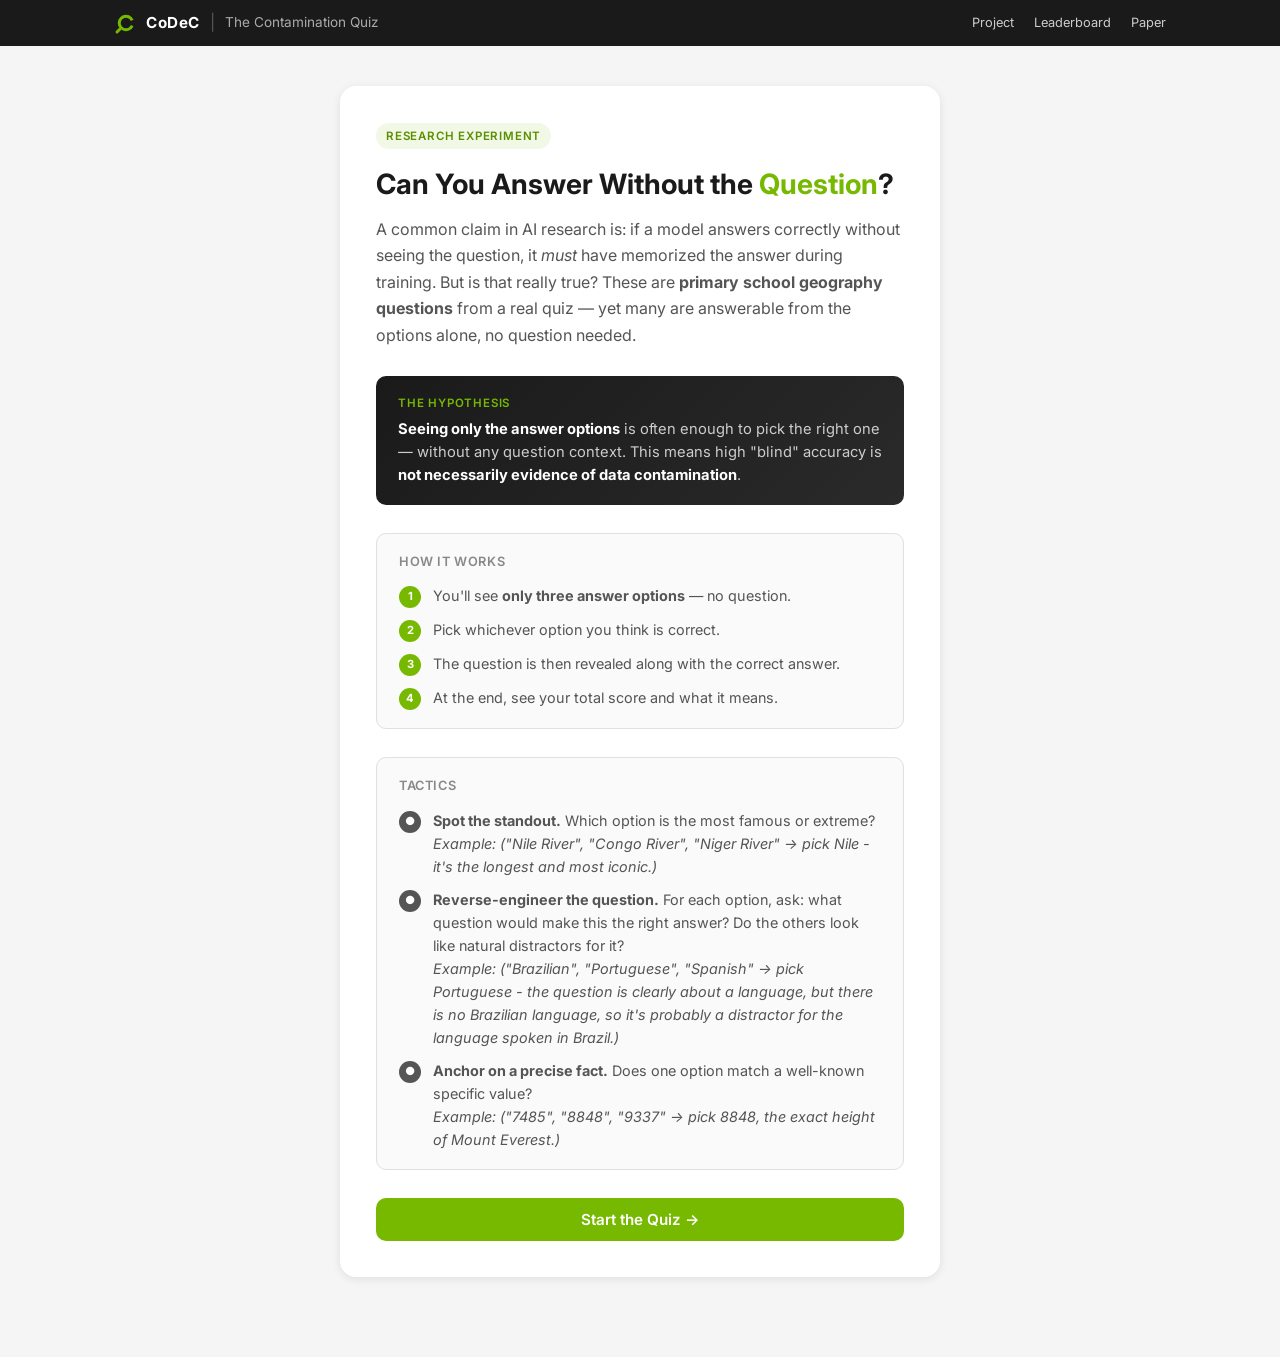
<file: codec/quiz/index.html>
<!DOCTYPE html>
<html lang="en">
<head>
  <meta charset="UTF-8">
  <meta name="viewport" content="width=device-width, initial-scale=1.0">
  <title>The Contamination Quiz — CoDeC</title>
  <meta name="description" content="Can you answer trivia questions without seeing them? Test whether answer options alone are enough to guess correctly.">
  <link rel="preconnect" href="https://fonts.googleapis.com">
  <link rel="preconnect" href="https://fonts.gstatic.com" crossorigin>
  <link href="https://fonts.googleapis.com/css2?family=Inter:wght@400;500;600;700&display=swap" rel="stylesheet">
  <link rel="icon" type="image/svg+xml" href="../favicon.svg">
  <style>
    :root {
      --nv-green: #76b900;
      --nv-green-dim: #5a8f00;
      --nv-green-bg: rgba(118, 185, 0, 0.10);
      --bg-base: #f5f5f5;
      --bg-white: #fff;
      --bg-dark: #1a1a1a;
      --bg-dark-surface: #242424;
      --border: #e0e0e0;
      --text-primary: #1a1a1a;
      --text-secondary: #555;
      --text-muted: #888;
      --shadow-sm: 0 1px 3px rgba(0,0,0,0.07);
      --shadow-md: 0 2px 10px rgba(0,0,0,0.09);
      --shadow-lg: 0 6px 28px rgba(0,0,0,0.12);
      --radius: 10px;
      --radius-lg: 16px;
      --font: "Inter", -apple-system, BlinkMacSystemFont, "Segoe UI", Roboto, sans-serif;
      --correct: #2e7d32;
      --correct-bg: #e8f5e9;
      --wrong: #c62828;
      --wrong-bg: #ffebee;
    }

    *, *::before, *::after { box-sizing: border-box; margin: 0; padding: 0; }
    html { scroll-behavior: smooth; }
    body {
      font-family: var(--font);
      background: var(--bg-base);
      color: var(--text-primary);
      line-height: 1.6;
      -webkit-font-smoothing: antialiased;
      min-height: 100vh;
    }

    /* ===== Topbar ===== */
    #topbar {
      background: var(--bg-dark);
      position: sticky;
      top: 0;
      z-index: 100;
    }
    .topbar-inner {
      max-width: 1100px;
      margin: 0 auto;
      padding: 10px 24px;
      display: flex;
      align-items: center;
      gap: 10px;
    }
    .topbar-brand {
      display: flex;
      align-items: center;
      gap: 8px;
      text-decoration: none;
    }
    .topbar-title {
      font-weight: 700;
      font-size: 0.95rem;
      color: #fff;
      letter-spacing: 0.5px;
    }
    .topbar-sep { color: #555; }
    .topbar-subtitle {
      font-size: 0.85rem;
      color: #aaa;
    }
    .topbar-links {
      margin-left: auto;
      display: flex;
      gap: 20px;
    }
    .topbar-links a {
      font-size: 0.8rem;
      color: #ccc;
      text-decoration: none;
      transition: color 0.15s;
    }
    .topbar-links a:hover { color: var(--nv-green); }

    /* ===== Main layout ===== */
    .page-wrap {
      max-width: 640px;
      margin: 0 auto;
      padding: 40px 20px 80px;
    }

    /* ===== Progress bar ===== */
    #progress-bar-wrap {
      display: none;
      margin-bottom: 28px;
    }
    .progress-meta {
      display: flex;
      justify-content: space-between;
      font-size: 0.78rem;
      color: var(--text-muted);
      margin-bottom: 6px;
    }
    .progress-track {
      height: 5px;
      background: var(--border);
      border-radius: 999px;
      overflow: hidden;
    }
    .progress-fill {
      height: 100%;
      background: var(--nv-green);
      border-radius: 999px;
      transition: width 0.4s ease;
    }

    /* ===== Cards ===== */
    .card {
      background: var(--bg-white);
      border-radius: var(--radius-lg);
      box-shadow: var(--shadow-md);
      padding: 36px 36px;
      transition: box-shadow 0.2s;
    }
    @media (max-width: 480px) {
      .card { padding: 24px 20px; }
    }

    /* ===== Intro screen ===== */
    #screen-intro .card-badge {
      display: inline-block;
      background: var(--nv-green-bg);
      color: var(--nv-green-dim);
      font-size: 0.72rem;
      font-weight: 600;
      letter-spacing: 0.8px;
      text-transform: uppercase;
      padding: 4px 10px;
      border-radius: 999px;
      margin-bottom: 18px;
    }
    #screen-intro h1 {
      font-size: 1.75rem;
      font-weight: 700;
      line-height: 1.25;
      margin-bottom: 14px;
    }
    #screen-intro h1 span { color: var(--nv-green); }
    #screen-intro .tagline {
      font-size: 1rem;
      color: var(--text-secondary);
      margin-bottom: 28px;
      line-height: 1.65;
    }
    .how-it-works {
      background: #fafafa;
      border: 1px solid var(--border);
      border-radius: var(--radius);
      padding: 18px 22px;
      margin-bottom: 28px;
    }
    .how-it-works h3 {
      font-size: 0.8rem;
      font-weight: 600;
      letter-spacing: 0.6px;
      text-transform: uppercase;
      color: var(--text-muted);
      margin-bottom: 12px;
    }
    .steps {
      list-style: none;
      display: flex;
      flex-direction: column;
      gap: 10px;
    }
    .steps li {
      display: flex;
      align-items: flex-start;
      gap: 12px;
      font-size: 0.9rem;
      color: var(--text-secondary);
    }
    .step-num {
      flex-shrink: 0;
      width: 22px;
      height: 22px;
      background: var(--nv-green);
      color: #fff;
      border-radius: 50%;
      font-size: 0.7rem;
      font-weight: 700;
      display: flex;
      align-items: center;
      justify-content: center;
      margin-top: 2px;
    }
    .hypothesis-box {
      background: linear-gradient(135deg, #1a1a1a 0%, #2a2a2a 100%);
      border-radius: var(--radius);
      padding: 18px 22px;
      margin-bottom: 28px;
      color: #fff;
    }
    .hypothesis-box .label {
      font-size: 0.72rem;
      font-weight: 600;
      letter-spacing: 0.8px;
      text-transform: uppercase;
      color: var(--nv-green);
      margin-bottom: 6px;
    }
    .hypothesis-box p {
      font-size: 0.92rem;
      color: #ccc;
      line-height: 1.55;
    }
    .hypothesis-box strong { color: #fff; }

    /* ===== Buttons ===== */
    .btn {
      display: inline-flex;
      align-items: center;
      justify-content: center;
      gap: 8px;
      font-family: var(--font);
      font-size: 0.95rem;
      font-weight: 600;
      padding: 12px 28px;
      border-radius: var(--radius);
      border: none;
      cursor: pointer;
      transition: all 0.15s;
      text-decoration: none;
    }
    .btn-primary {
      background: var(--nv-green);
      color: #fff;
    }
    .btn-primary:hover {
      background: var(--nv-green-dim);
      box-shadow: 0 4px 16px rgba(118,185,0,0.35);
      transform: translateY(-1px);
    }
    .btn-primary:active { transform: translateY(0); }
    .btn-full { width: 100%; }
    .btn-outline {
      background: transparent;
      color: var(--nv-green-dim);
      border: 2px solid var(--nv-green);
    }
    .btn-outline:hover {
      background: var(--nv-green-bg);
    }

    /* ===== Quiz screen ===== */
    #screen-quiz { display: none; }
    .phase-label {
      font-size: 0.72rem;
      font-weight: 600;
      letter-spacing: 0.8px;
      text-transform: uppercase;
      color: var(--text-muted);
      margin-bottom: 18px;
      display: flex;
      align-items: center;
      gap: 8px;
    }
    .phase-dot {
      width: 8px; height: 8px;
      border-radius: 50%;
      background: var(--nv-green);
      animation: pulse-dot 1.5s infinite;
    }
    @keyframes pulse-dot {
      0%,100% { opacity: 1; }
      50% { opacity: 0.3; }
    }

    /* Blind mode: only answers visible */
    .blind-prompt {
      font-size: 1.05rem;
      font-weight: 600;
      color: var(--text-primary);
      margin-bottom: 8px;
    }
    .blind-sub {
      font-size: 0.85rem;
      color: var(--text-muted);
      margin-bottom: 28px;
    }

    /* Answer options */
    .options { display: flex; flex-direction: column; gap: 12px; }

    .option-btn {
      display: flex;
      align-items: center;
      gap: 14px;
      width: 100%;
      background: var(--bg-white);
      border: 2px solid var(--border);
      border-radius: var(--radius);
      padding: 14px 18px;
      font-family: var(--font);
      font-size: 0.95rem;
      color: var(--text-primary);
      cursor: pointer;
      text-align: left;
      transition: border-color 0.15s, background 0.15s, transform 0.1s;
    }
    .option-btn:hover:not(:disabled) {
      border-color: var(--nv-green);
      background: var(--nv-green-bg);
      transform: translateX(3px);
    }
    .option-btn:active:not(:disabled) { transform: translateX(1px); }
    .option-btn:disabled { cursor: default; }

    .option-letter {
      flex-shrink: 0;
      width: 30px;
      height: 30px;
      border-radius: 50%;
      background: #f0f0f0;
      color: var(--text-secondary);
      font-weight: 700;
      font-size: 0.8rem;
      display: flex;
      align-items: center;
      justify-content: center;
      transition: background 0.15s, color 0.15s;
    }
    .option-btn:hover:not(:disabled) .option-letter {
      background: var(--nv-green);
      color: #fff;
    }

    /* Reveal states */
    .option-btn.correct {
      border-color: var(--correct);
      background: var(--correct-bg);
    }
    .option-btn.correct .option-letter {
      background: var(--correct);
      color: #fff;
    }
    .option-btn.wrong {
      border-color: var(--wrong);
      background: var(--wrong-bg);
    }
    .option-btn.wrong .option-letter {
      background: var(--wrong);
      color: #fff;
    }
    .option-btn.neutral {
      opacity: 0.5;
    }

    /* Reveal section */
    #reveal-section {
      display: none;
      margin-top: 28px;
      padding-top: 24px;
      border-top: 1px solid var(--border);
    }
    .reveal-label {
      font-size: 0.72rem;
      font-weight: 600;
      letter-spacing: 0.8px;
      text-transform: uppercase;
      color: var(--text-muted);
      margin-bottom: 10px;
    }
    .question-text {
      font-size: 1.05rem;
      font-weight: 600;
      color: var(--text-primary);
      margin-bottom: 18px;
      line-height: 1.5;
    }
    .verdict {
      display: flex;
      align-items: center;
      gap: 10px;
      font-size: 0.9rem;
      font-weight: 600;
      padding: 10px 16px;
      border-radius: var(--radius);
      margin-bottom: 22px;
    }
    .verdict.correct-verdict {
      background: var(--correct-bg);
      color: var(--correct);
      border: 1px solid #a5d6a7;
    }
    .verdict.wrong-verdict {
      background: var(--wrong-bg);
      color: var(--wrong);
      border: 1px solid #ef9a9a;
    }
    .verdict-icon { font-size: 1.2rem; }

    #btn-next { margin-top: 4px; }

    /* ===== Results screen ===== */
    #screen-results { display: none; }
    .results-header {
      text-align: center;
      margin-bottom: 32px;
    }
    .score-circle {
      width: 120px;
      height: 120px;
      border-radius: 50%;
      background: conic-gradient(var(--nv-green) var(--pct), #e0e0e0 0);
      display: flex;
      align-items: center;
      justify-content: center;
      margin: 0 auto 20px;
      position: relative;
    }
    .score-circle-inner {
      width: 90px;
      height: 90px;
      border-radius: 50%;
      background: #fff;
      display: flex;
      align-items: center;
      justify-content: center;
      flex-direction: column;
    }
    .score-number {
      font-size: 1.5rem;
      font-weight: 700;
      line-height: 1;
      color: var(--text-primary);
    }
    .score-denom {
      font-size: 0.75rem;
      color: var(--text-muted);
    }
    .results-header h2 {
      font-size: 1.5rem;
      font-weight: 700;
      margin-bottom: 8px;
    }
    .results-header .subtitle {
      font-size: 0.95rem;
      color: var(--text-secondary);
      max-width: 420px;
      margin: 0 auto;
      line-height: 1.55;
    }

    .insight-box {
      border-radius: var(--radius);
      padding: 20px 22px;
      margin-bottom: 24px;
    }
    .insight-box.dark {
      background: linear-gradient(135deg, #1a1a1a 0%, #2a2a2a 100%);
      color: #ccc;
    }
    .insight-box.dark .insight-title { color: var(--nv-green); }
    .insight-box.light {
      background: var(--nv-green-bg);
      border: 1px solid rgba(118,185,0,0.25);
    }
    .insight-box.light .insight-title { color: var(--nv-green-dim); }
    .insight-title {
      font-size: 0.72rem;
      font-weight: 700;
      letter-spacing: 0.8px;
      text-transform: uppercase;
      margin-bottom: 8px;
    }
    .insight-box p {
      font-size: 0.9rem;
      line-height: 1.55;
    }
    .insight-box strong { color: inherit; font-weight: 600; }

    .review-list { display: flex; flex-direction: column; gap: 10px; margin-bottom: 24px; }
    .review-item {
      display: flex;
      align-items: flex-start;
      gap: 12px;
      background: var(--bg-white);
      border: 1px solid var(--border);
      border-radius: var(--radius);
      padding: 12px 16px;
      font-size: 0.85rem;
    }
    .review-icon { font-size: 1.1rem; flex-shrink: 0; margin-top: 1px; }
    .review-q { font-weight: 600; color: var(--text-primary); margin-bottom: 2px; font-size: 0.82rem; }
    .review-a { color: var(--text-muted); font-size: 0.8rem; }
    .review-a span { font-weight: 600; }
    .review-a .your-ans { color: var(--wrong); }
    .review-a .correct-ans { color: var(--correct); }

    .results-actions { display: flex; gap: 12px; flex-wrap: wrap; }
    .results-actions .btn { flex: 1; min-width: 140px; }

    /* ===== Animations ===== */
    .fade-in {
      animation: fadeIn 0.4s ease forwards;
    }
    @keyframes fadeIn {
      from { opacity: 0; transform: translateY(12px); }
      to { opacity: 1; transform: translateY(0); }
    }

    /* ===== Responsive ===== */
    @media (max-width: 480px) {
      #screen-intro h1 { font-size: 1.4rem; }
      .results-header h2 { font-size: 1.25rem; }
    }
  </style>
</head>
<body>

<!-- ===== Topbar ===== -->
<nav id="topbar">
  <div class="topbar-inner">
    <a class="topbar-brand" href="../">
      <img src="../favicon.svg" width="24" height="24" alt="CoDeC">
      <span class="topbar-title">CoDeC</span>
    </a>
    <span class="topbar-sep">|</span>
    <span class="topbar-subtitle">The Contamination Quiz</span>
    <div class="topbar-links">
      <a href="../">Project</a>
      <a href="../leaderboard/">Leaderboard</a>
      <a href="https://arxiv.org/abs/2510.27055" target="_blank">Paper</a>
    </div>
  </div>
</nav>

<!-- ===== Page ===== -->
<div class="page-wrap">

  <!-- Progress bar -->
  <div id="progress-bar-wrap">
    <div class="progress-meta">
      <span id="progress-label">Question 1 of 32</span>
      <span id="progress-score">Score: 0</span>
    </div>
    <div class="progress-track">
      <div class="progress-fill" id="progress-fill" style="width:0%"></div>
    </div>
  </div>

  <!-- ===== SCREEN: Intro ===== -->
  <div id="screen-intro">
    <div class="card fade-in">
      <div class="card-badge">Research Experiment</div>
      <h1>Can You Answer Without the <span>Question</span>?</h1>
      <p class="tagline">
        A common claim in AI research is: if a model answers correctly without seeing the question,
        it <em>must</em> have memorized the answer during training. But is that really true?
        These are <strong>primary school geography questions</strong> from a real quiz — yet many
        are answerable from the options alone, no question needed.
      </p>

      <div class="hypothesis-box">
        <div class="label">The Hypothesis</div>
        <p>
          <strong>Seeing only the answer options</strong> is often enough to pick the right one —
          without any question context. This means high "blind" accuracy is <strong>not necessarily
          evidence of data contamination</strong>.
        </p>
      </div>

      <div class="how-it-works">
        <h3>How it works</h3>
        <ul class="steps">
          <li>
            <span class="step-num">1</span>
            <span>You'll see <strong>only three answer options</strong> — no question.</span>
          </li>
          <li>
            <span class="step-num">2</span>
            <span>Pick whichever option you think is correct.</span>
          </li>
          <li>
            <span class="step-num">3</span>
            <span>The question is then revealed along with the correct answer.</span>
          </li>
          <li>
            <span class="step-num">4</span>
            <span>At the end, see your total score and what it means.</span>
          </li>
        </ul>
      </div>

      <div class="how-it-works" style="margin-bottom:28px;">
        <h3>Tactics</h3>
        <ul class="steps">
          <li>
            <span class="step-num" style="background:#555;">&#9679;</span>
            <span><strong>Spot the standout.</strong> Which option is the most famous or extreme?<br><em>Example: ("Nile River", "Congo River", "Niger River" → pick Nile - it's the longest and most iconic.)</em></span>
          </li>
          <li>
            <span class="step-num" style="background:#555;">&#9679;</span>
            <span><strong>Reverse-engineer the question.</strong> For each option, ask: what question would make this the right answer? Do the others look like natural distractors for it?<br><em>Example: ("Brazilian", "Portuguese", "Spanish" → pick Portuguese - the question is clearly about a language, but there is no Brazilian language, so it's probably a distractor for the language spoken in Brazil.)</em></span>
          </li>
          <li>
            <span class="step-num" style="background:#555;">&#9679;</span>
            <span><strong>Anchor on a precise fact.</strong> Does one option match a well-known specific value?<br><em>Example: ("7485", "8848", "9337" → pick 8848, the exact height of Mount Everest.)</em></span>
          </li>
        </ul>
      </div>

      <button class="btn btn-primary btn-full" id="btn-start" onclick="startQuiz()">
        Start the Quiz &rarr;
      </button>
    </div>
  </div>

  <!-- ===== SCREEN: Quiz ===== -->
  <div id="screen-quiz">
    <div class="card fade-in" id="quiz-card">
      <div class="phase-label">
        <span class="phase-dot"></span>
        Choose without the question
      </div>

      <p class="blind-prompt">Which option is correct?</p>
      <p class="blind-sub">Pick based solely on the answer choices below.</p>

      <div class="options" id="options-container">
        <!-- injected by JS -->
      </div>

      <div id="reveal-section">
        <div class="reveal-label">The Question Was&hellip;</div>
        <div class="question-text" id="question-text"></div>
        <div class="verdict" id="verdict-box">
          <span class="verdict-icon" id="verdict-icon"></span>
          <span id="verdict-text"></span>
        </div>
        <button class="btn btn-primary btn-full" id="btn-next" onclick="nextQuestion()">
          Next Question &rarr;
        </button>
      </div>
    </div>
  </div>

  <!-- ===== SCREEN: Results ===== -->
  <div id="screen-results">
    <div class="card fade-in">
      <div class="results-header">
        <div class="score-circle" id="score-circle">
          <div class="score-circle-inner">
            <div class="score-number" id="score-num">0</div>
            <div class="score-denom" id="score-denom">/ 32</div>
          </div>
        </div>
        <h2 id="results-title">Your Results</h2>
        <p class="subtitle" id="results-subtitle"></p>
      </div>

      <div class="insight-box dark" id="insight-main">
        <div class="insight-title">What does this mean?</div>
        <p id="insight-text"></p>
      </div>

      <div class="insight-box light">
        <div class="insight-title">The Research Point</div>
        <p>
          This demonstrates why <strong>blind answer selection accuracy</strong> cannot be used alone
          as a contamination signal. A model that "knows" the right answer might simply be reasoning
          from plausible-sounding options — just as you did. Our paper, <em>CoDeC</em>, uses a more
          robust method based on how in-context examples shift model confidence.
          <a href="https://arxiv.org/abs/2510.27055" target="_blank" style="color:var(--nv-green-dim);font-weight:600;">Read the paper →</a>
        </p>
      </div>

      <details style="margin-bottom:24px;">
        <summary style="cursor:pointer;font-size:0.85rem;font-weight:600;color:var(--text-secondary);padding:4px 0;">
          Review answers
        </summary>
        <div class="review-list" id="review-list" style="margin-top:14px;"></div>
      </details>

      <div class="results-actions">
        <button class="btn btn-primary" onclick="restartQuiz()">Play Again</button>
        <a class="btn btn-outline" href="../" >Learn About CoDeC</a>
      </div>
    </div>
  </div>

</div><!-- /page-wrap -->

<script>
  let questions = null;
  let shuffled = [];
  let current = 0;
  let score = 0;
  let results = [];

  async function startQuiz() {
    if (!questions) {
      try {
        const resp = await fetch('questions.json');
        questions = await resp.json();
      } catch (e) {
        alert('Failed to load questions. Please reload the page.');
        return;
      }
    }
    shuffled = [...questions];
    current = 0;
    score = 0;
    results = [];

    document.getElementById('screen-intro').style.display = 'none';
    document.getElementById('screen-results').style.display = 'none';
    document.getElementById('screen-quiz').style.display = 'block';
    document.getElementById('progress-bar-wrap').style.display = 'block';

    renderQuestion();
  }

  function renderQuestion() {
    const q = shuffled[current];
    const total = shuffled.length;

    // Progress
    document.getElementById('progress-label').textContent = `Question ${current + 1} of ${total}`;
    document.getElementById('progress-score').textContent = `Score: ${score}`;
    document.getElementById('progress-fill').style.width = `${(current / total) * 100}%`;

    // Hide reveal
    document.getElementById('reveal-section').style.display = 'none';
    document.getElementById('question-text').textContent = '';

    // Render options
    const container = document.getElementById('options-container');
    container.innerHTML = '';
    q.options.forEach(opt => {
      const btn = document.createElement('button');
      btn.className = 'option-btn';
      btn.dataset.key = opt.key;
      btn.innerHTML = `<span class="option-letter">${opt.key.toUpperCase()}</span><span>${opt.text}</span>`;
      btn.onclick = () => selectAnswer(opt.key);
      container.appendChild(btn);
    });

    // Animate card
    const card = document.getElementById('quiz-card');
    card.classList.remove('fade-in');
    void card.offsetWidth;
    card.classList.add('fade-in');
  }

  function selectAnswer(chosen) {
    const q = shuffled[current];
    const correct = q.correct;
    const isCorrect = chosen === correct;
    if (isCorrect) score++;

    results.push({ q, chosen, isCorrect });

    // Style options
    document.querySelectorAll('.option-btn').forEach(btn => {
      btn.disabled = true;
      const key = btn.dataset.key;
      if (key === correct) {
        btn.classList.add('correct');
      } else if (key === chosen && !isCorrect) {
        btn.classList.add('wrong');
      } else {
        btn.classList.add('neutral');
      }
    });

    // Show reveal
    document.getElementById('question-text').textContent = q.question;

    const verdictBox = document.getElementById('verdict-box');
    const verdictIcon = document.getElementById('verdict-icon');
    const verdictText = document.getElementById('verdict-text');

    if (isCorrect) {
      verdictBox.className = 'verdict correct-verdict';
      verdictIcon.textContent = '✓';
      verdictText.textContent = 'Correct! You picked the right answer without even seeing the question.';
    } else {
      const correctText = q.options.find(o => o.key === correct).text;
      verdictBox.className = 'verdict wrong-verdict';
      verdictIcon.textContent = '✗';
      verdictText.textContent = `Incorrect. The right answer was: "${correctText}"`;
    }

    const revealSection = document.getElementById('reveal-section');
    revealSection.style.display = 'block';
    revealSection.style.animation = 'none';
    void revealSection.offsetWidth;
    revealSection.style.animation = 'fadeIn 0.35s ease forwards';

    // Update btn label
    const btnNext = document.getElementById('btn-next');
    btnNext.textContent = current + 1 < shuffled.length ? 'Next Question →' : 'See Results →';

    // Update score in progress
    document.getElementById('progress-score').textContent = `Score: ${score}`;
  }

  function nextQuestion() {
    current++;
    if (current >= shuffled.length) {
      showResults();
    } else {
      renderQuestion();
    }
  }

  function showResults() {
    document.getElementById('screen-quiz').style.display = 'none';
    document.getElementById('progress-bar-wrap').style.display = 'none';
    document.getElementById('screen-results').style.display = 'block';

    const total = shuffled.length;
    const pct = Math.round((score / total) * 100);
    const chance = 33;

    // Score circle
    document.getElementById('score-circle').style.setProperty('--pct', `${pct}%`);
    document.getElementById('score-num').textContent = score;
    document.getElementById('score-denom').textContent = `/ ${total}`;

    // Title & subtitle
    let title, subtitle;
    if (pct >= 75) {
      title = 'Impressive! You barely needed the questions.';
      subtitle = `${pct}% accuracy — well above random chance (33%). The answer options alone carried a lot of information.`;
    } else if (pct >= 50) {
      title = 'Solid! The options helped more than you might expect.';
      subtitle = `${pct}% accuracy — clearly above random (33%). You extracted real signal from the choices alone.`;
    } else if (pct >= 33) {
      title = 'About what chance would predict.';
      subtitle = `${pct}% accuracy — near random chance (33%). These questions needed their context.`;
    } else {
      title = 'The questions were truly necessary here.';
      subtitle = `${pct}% accuracy — below random chance (33%). Tough questions where the options gave few clues.`;
    }
    document.getElementById('results-title').textContent = title;
    document.getElementById('results-subtitle').textContent = subtitle;

    // Insight
    const above = pct - chance;
    let insight;
    if (above >= 30) {
      insight = `You scored <strong>${pct}%</strong> — a <strong>${above} point</strong> lift above random (33%). This is strong evidence that the answer choices themselves were highly informative. For a language model, this means that high blind-selection accuracy on these questions would be misleading as a contamination signal: the model could be "right" by reasoning from options alone, not by memorizing the data.`;
    } else if (above >= 10) {
      insight = `You scored <strong>${pct}%</strong> — a modest <strong>${above} point</strong> lift above random (33%). Even without question context, the options offered useful signal. This suggests that using blind accuracy as a contamination proxy would produce false positives on this quiz.`;
    } else {
      insight = `You scored <strong>${pct}%</strong>, close to random chance (33%). These particular questions needed their context to be answerable — which means blind accuracy <em>would</em> be a more reliable signal here. But across a full benchmark with diverse question types, that reliability doesn't hold.`;
    }
    document.getElementById('insight-text').innerHTML = insight;

    // Review list
    const list = document.getElementById('review-list');
    list.innerHTML = '';
    results.forEach(r => {
      const chosenText = r.q.options.find(o => o.key === r.chosen).text;
      const correctText = r.q.options.find(o => o.key === r.q.correct).text;
      const item = document.createElement('div');
      item.className = 'review-item';
      item.innerHTML = `
        <span class="review-icon">${r.isCorrect ? '✓' : '✗'}</span>
        <div>
          <div class="review-q">${r.q.question}</div>
          <div class="review-a">
            ${r.isCorrect
              ? `You picked: <span class="correct-ans">${chosenText}</span> ✓`
              : `You picked: <span class="your-ans">${chosenText}</span> &nbsp;·&nbsp; Correct: <span class="correct-ans">${correctText}</span>`
            }
          </div>
        </div>`;
      list.appendChild(item);
    });

    // Scroll top
    window.scrollTo({ top: 0, behavior: 'smooth' });
  }

  function restartQuiz() {
    document.getElementById('screen-results').style.display = 'none';
    startQuiz();
  }
</script>

  <script data-goatcounter="https://mzawalski.goatcounter.com/count" async src="//gc.zgo.at/count.js"></script>
</body>
</html>
</file>
